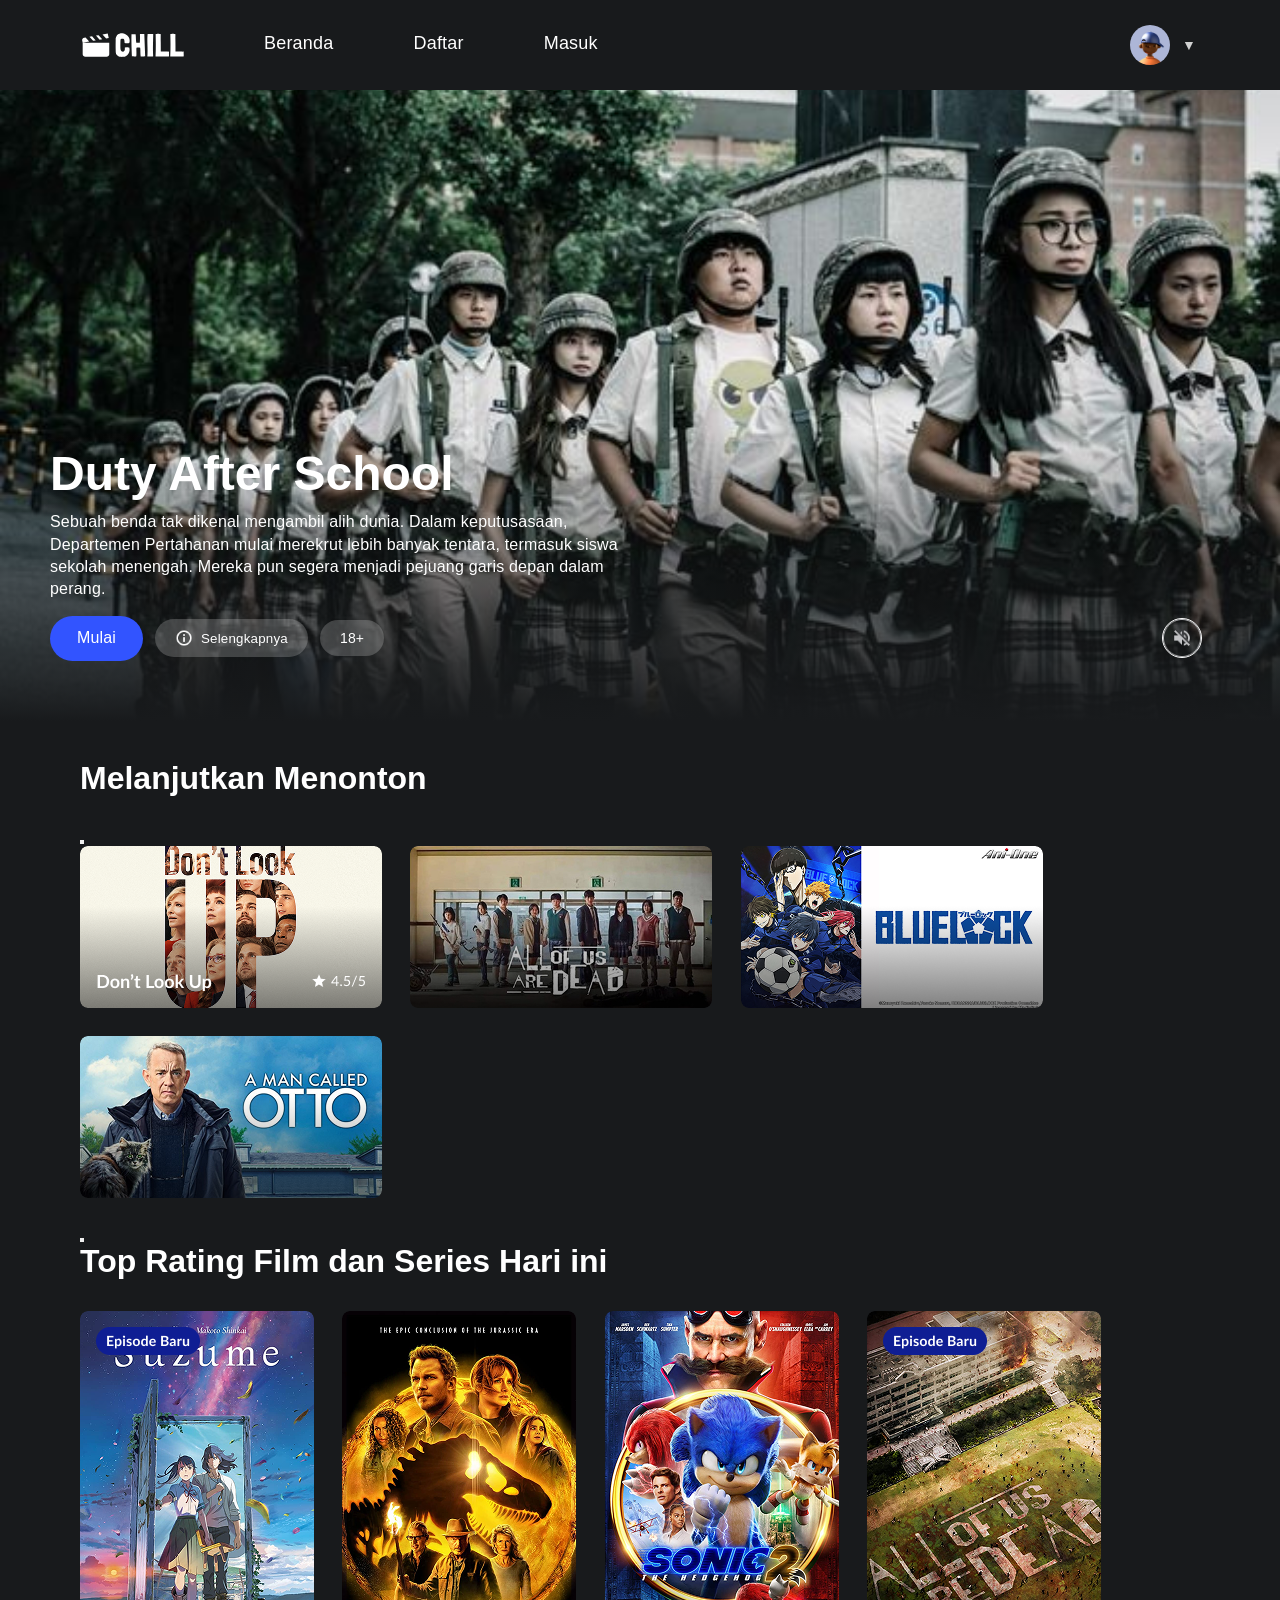
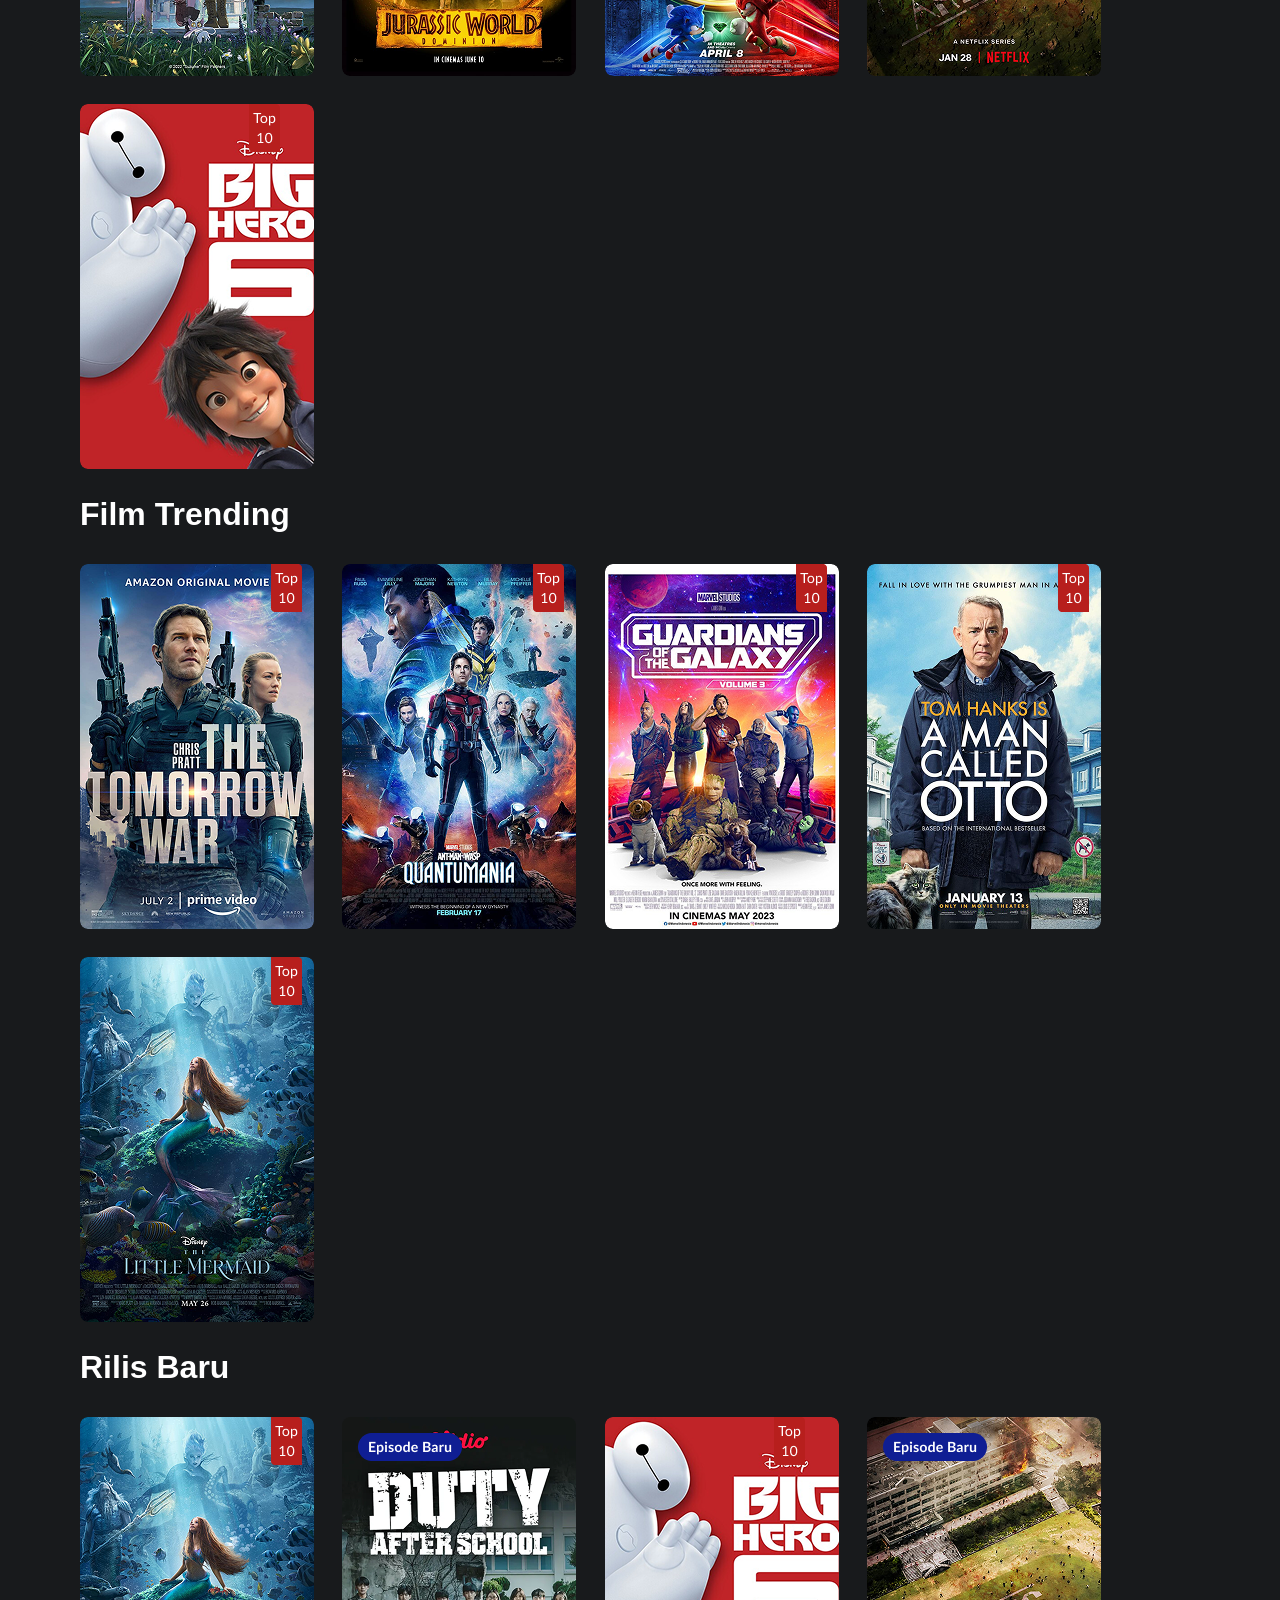
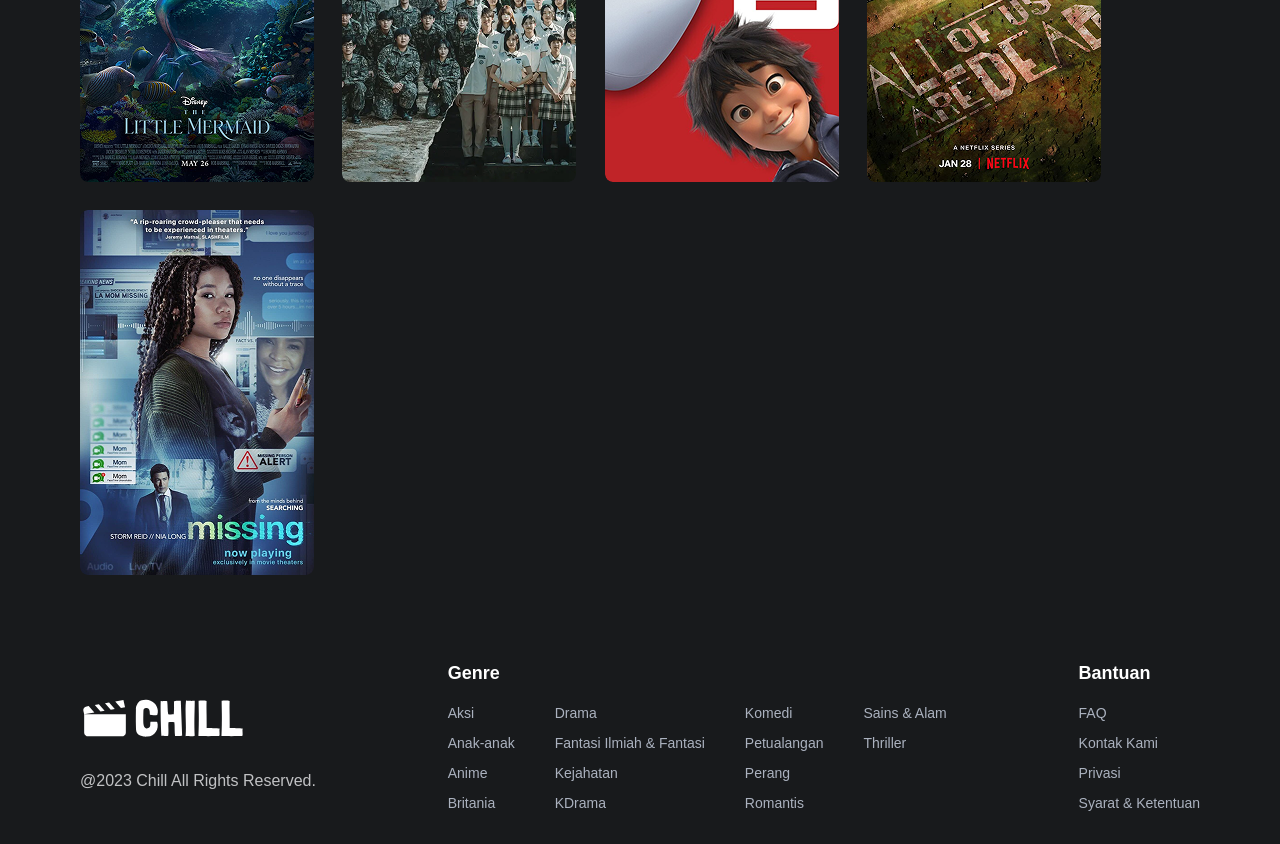
<file: beranda-hover/index.html>
<!doctype html>
<html lang="en">
  <head>
    <meta charset="UTF-8" />
    <meta name="viewport" content="width=device-width, initial-scale=1.0" />
    <title>Chill</title>
    <link rel="stylesheet" href="styles.css" />
    <link rel="icon" type="image/x-icon" href="../images/clip-logo.png" />
    <link rel="stylesheet" href="https://fonts.googleapis.com/css2?family=Material+Symbols+Outlined:opsz,wght,FILL,GRAD@20..48,100..700,0..1,-50..200&icon_names=arrow_drop_down" />
  </head>
  <body>
    <!-- NAVBAR -->
    <nav class="navbar">
      <ul class="nav-links">
        <li>
          <div class="logo">
            <img src="../images/Logo.svg" alt="logo" />
          </div>
        </li>
        <li><a href="#">Beranda</a></li>
        <li><a href="#">Daftar</a></li>
        <li><a href="#">Masuk</a></li>
      </ul>
      <div class="user-profile">
        <img src="../images/profile.png" alt="profile" />
        <span class="dropdown">▼</span>
      </div>
    </nav>
    <!-- HIGHLIGHT -->
    <header class="highlight">
      <div class="highlight-overlay"></div>
      <img src="../images/highlight.png" />
      <div class="bottom-fade"></div>
      <div class="hightlight-content">
        <h1>Duty After School</h1>
        <p>Sebuah benda tak dikenal mengambil alih dunia. Dalam keputusasaan, Departemen Pertahanan mulai merekrut lebih banyak tentara, termasuk siswa sekolah menengah. Mereka pun segera menjadi pejuang garis depan dalam perang.</p>
        <div class="highlight-button">
          <button class="button-mulai">Mulai</button>
          <button class="button-selengkapnya"><img src="../images/information-outline.png" />Selengkapnya</button>
          <span class="usia">18+</span>
          <button class="speaker"><img src="../images/speaker.png" /></button>
        </div>
      </div>
    </header>

    <!-- CONTENT -->
    <main class="hero">
      <section class="melanjutkan">
        <h2>Melanjutkan Menonton</h2>
        <div class="slide-wrap">
          <button class="nav-btn left-btn">
            <!-- <img src /> -->
          </button>
          <div class="movie-list">
            <div class="movie-item">
              <img src="../images/m-1.png" alt="Card Movie 1" />
              <img src="../images/m-2.png" alt="Card Movie 1" />
              <img src="../images/m-3.png" alt="Card Movie 1" />
              <img src="../images/m-4.png" alt="Card Movie 1" />
            </div>
            <button class="nav-btn right-btn">
              <!-- <img src /> -->
            </button>
          </div>
        </div>
      </section>

      <section class="top-rating">
        <h2>Top Rating Film dan Series Hari ini</h2>
        <div class="movie-list">
          <div class="movie-items">
            <img src="../images/r-1.png" alt="Card Movie 2" />
            <img src="../images/r-2.png" alt="Card Movie 2" />
            <img src="../images/r-3.png" alt="Card Movie 2" />
            <img src="../images/r-4.png" alt="Card Movie 2" />
            <img src="../images/r-5.png" alt="Card Movie 2" />
          </div>
        </div>
      </section>

      <section class="trending">
        <h2>Film Trending</h2>
        <div class="movie-list">
          <div class="movie-items">
            <img src="../images/t-1.png" alt="Card Movie 3" />
            <img src="../images/t-2.png" alt="Card Movie 3" />
            <img src="../images/t-3.png" alt="Card Movie 3" />
            <img src="../images/t-4.png" alt="Card Movie 3" />
            <img src="../images/t-5.png" alt="Card Movie 3" />
          </div>
        </div>
      </section>

      <section class="rilis">
        <h2>Rilis Baru</h2>
        <div class="movie-list">
          <div class="movie-items">
            <img src="../images/t-5.png" alt="Card Movie 4" />
            <img src="../images/rb-2.png" alt="Card Movie 4" />
            <img src="../images/r-5.png" alt="Card Movie 4" />
            <img src="../images/r-4.png" alt="Card Movie 4" />
            <img src="../images/rb-5.png" alt="Card Movie 4" />
          </div>
        </div>
      </section>
    </main>

    <!-- FOOTER -->
    <footer>
      <div class="footer-container">
        <div class="footer-info">
          <div class="footer-logo"><img src="../images/Logo.svg" alt="logo" /></div>
          <p class="copyright">@2023 Chill All Rights Reserved.</p>
        </div>
        <div class="footer-links-group">
          <h3>Genre</h3>
          <div class="genre-columns">
            <ul>
              <li><a href="#">Aksi</a></li>
              <li><a href="#">Anak-anak</a></li>
              <li><a href="#">Anime</a></li>
              <li><a href="#">Britania</a></li>
            </ul>
            <ul>
              <li><a href="#">Drama</a></li>
              <li><a href="#">Fantasi Ilmiah & Fantasi</a></li>
              <li><a href="#">Kejahatan</a></li>
              <li><a href="#">KDrama</a></li>
            </ul>
            <ul>
              <li><a href="#">Komedi</a></li>
              <li><a href="#">Petualangan</a></li>
              <li><a href="#">Perang</a></li>
              <li><a href="#">Romantis</a></li>
            </ul>
            <ul>
              <li><a href="#">Sains & Alam</a></li>
              <li><a href="#">Thriller</a></li>
            </ul>
          </div>
        </div>
        <div class="footer-links-group">
          <h3>Bantuan</h3>
          <ul>
            <li><a href="#">FAQ</a></li>
            <li><a href="#">Kontak Kami</a></li>
            <li><a href="#">Privasi</a></li>
            <li><a href="#">Syarat & Ketentuan</a></li>
          </ul>
        </div>
      </div>
    </footer>
  </body>
</html>
</file>
<file: beranda-hover/styles.css>
/* 1. RESET */
* {
  margin: 0;
  padding: 0;
  box-sizing: border-box;
  font-family: "Lato", sans-serif;
}

body {
  background-color: #181a1c;
  color: white;
  overflow-x: hidden;
}

/* 2. NAVBAR */
.navbar {
  display: flex;
  justify-content: space-between;
  align-items: center;
  padding: 25px 80px;
  background: rgb(24, 26, 28);
  position: fixed;
  width: 100%;
  z-index: 10;
  box-sizing: border-box;
}

.logo {
  display: flex;
  align-items: center;
  gap: 80px;
}

.logo img {
  width: 104px;
}

.nav-links {
  display: flex;
  list-style: none;
  gap: 80px;
}

.nav-links a {
  text-decoration: none;
  color: rgb(255, 255, 255);
  font-size: 18px;
  font-weight: 500;
  letter-spacing: 0.2px;
  line-height: 140%;

  transition: 0.3s;
}

.nav-links a:hover {
  color: #3254ff;
}

.user-profile {
  display: flex;
  align-items: center;
  width: 70px;
  height: 40px;
  gap: 12px;
  cursor: pointer;
}

.user-profile img {
  width: 40px;
  height: 40px;
  border-radius: 50%;
  object-fit: cover;
}

.dropdown {
  font-size: 14px;
  color: rgba(255, 255, 255, 0.8);
}

/* 3. HIGHLIGHT */
.highlight {
  position: relative;
  width: 100%;
  display: flex;
  flex-direction: column;
  align-items: center;
  text-align: center;
  background-color: rgb(24, 26, 28);
  overflow: hidden;
}

.highlight img {
  width: 100%;
  display: block;
  height: 100%;
  object-fit: cover;
}

.highlight .bottom-fade {
  position: absolute;
  bottom: 0;
  left: 0;
  width: 100%;
  height: 40%;
  background: linear-gradient(to bottom, rgba(24, 26, 28, 0) 0%, #181a1c 100%);
  z-index: 1;
}

.highlight h1,
.highlight p {
  position: absolute;
  z-index: 2;
  width: 100%;
  left: 50px;
  color: rgb(255, 255, 255);
  text-align: left;
  max-width: 600px;
}

.highlight h1 {
  bottom: 220px; /* Atur jarak dari bawah */
  font-size: 48px;
}

.highlight p {
  bottom: 120px;
  font-size: 16px;
  font-weight: 400;
  font-family: "Lato", sans-serif;
  letter-spacing: 0.2px;
  line-height: 140%;
}

.highlight .highlight-button {
  bottom: 60px;
}

.highlight-button {
  display: flex;
  flex-direction: row;
  align-items: center;
  gap: 12px;
  margin-top: 20px;
  max-width: 90%;
  position: absolute;
  z-index: 2;
  width: 100%;
  left: 50px;
}

.button-mulai {
  background-color: #3254ff;
  color: white;
  width: 93px;
  height: 45px;
  border-radius: 48px;
  border: none;
  font-size: 16px;
  font-weight: 500;
  letter-spacing: 0.2px;
  line-height: 140%;
  cursor: pointer;
  font-family: "Lato", sans-serif;
}

.button-selengkapnya {
  background-color: rgba(255, 255, 255, 0.2);
  color: white;
  border: none;
  border-radius: 20px;
  padding: 10px 20px;
  display: flex;
  align-items: center;
  cursor: pointer;
  font-weight: 500;
  letter-spacing: 0.2px;
  justify-content: center;
}

.button-selengkapnya img {
  width: 18px;
  margin-right: 8px;
}

.button-selengkapnya:hover {
  background-color: rgba(255, 255, 255, 0.2);
}

.button-mulai:hover {
  background-color: #4a6cff;
}

.usia {
  background-color: rgba(255, 255, 255, 0.2);
  color: white;
  border-radius: 20px;
  padding: 10px 20px;
  font-size: 14px;
  font-weight: 500;
  letter-spacing: 0.2px;
}

.speaker {
  margin-left: auto;
  background: none;
  border: 1px solid white;
  border-radius: 50%;
  width: 40px;
  height: 40px;
  display: flex;
  align-items: center;
  justify-content: center;
}

.hero {
  width: 100%;
  height: 309;
  opacity: 1;
  top: 681px;
  padding-top: 40px;
  padding-right: 80px;
  padding-bottom: 40px;
  padding-left: 80px;
}

h2 {
  font-family: "Lato", sans-serif;
  font-weight: 700;
  font-size: 32px;
  line-height: 110.00000000000001%;
  text-align: left;
  margin-bottom: 32px;
}

.melanjutkan .movie-item img {
  border-radius: 8px;
  overflow: hidden;
  cursor: pointer;
  margin-right: 24px;
  border-radius: 8px;
  margin-bottom: 24px;
}

.movie-item img:hover {
  transform: scale(1.05);
  transition: transform 0.3s ease;
}

.movie-items img:hover {
  transform: scale(1.05);
  transition: transform 0.3s ease;
}

.movie-items img {
  border-radius: 8px;
  overflow: hidden;
  cursor: pointer;
  margin-right: 24px;
  margin-bottom: 24px;
}

/* SLIDER */

/* FOOTER */
.footer-container {
  display: flex;
  justify-content: space-between;
  align-items: center;
  padding: 20px 80px;
  background-color: rgb(24, 26, 28);
}

.footer-logo {
  margin-bottom: 26px;
}

.footer-info {
  font-family: poppins;
  font-weight: 400;
  font-size: 16px;
  line-height: 20.4px;
  color: #c1c2c4;
}

.genre-columns {
  display: flex;
  gap: 40px;
}

.footer-links-group h3 {
  font-size: 18px;
  margin-bottom: 20px;
  font-weight: 600;
}

.footer-links-group ul {
  list-style: none;
  padding: 0;
}

.footer-links-group ul li {
  margin-bottom: 12px;
}

.footer-links-group ul li a {
  text-decoration: none;
  color: #abb2bf;
  font-size: 14px;
  transition: color 0.3s;
}

.footer-links-group ul li a:hover {
  color: white;
}

@media (max-width: 768px) {
  footer,
  .footer-content,
  .genre-columns {
    flex-direction: column; /* Berubah jadi tumpuk ke bawah di layar kecil */
    gap: 30px;
  }
}
</file>
